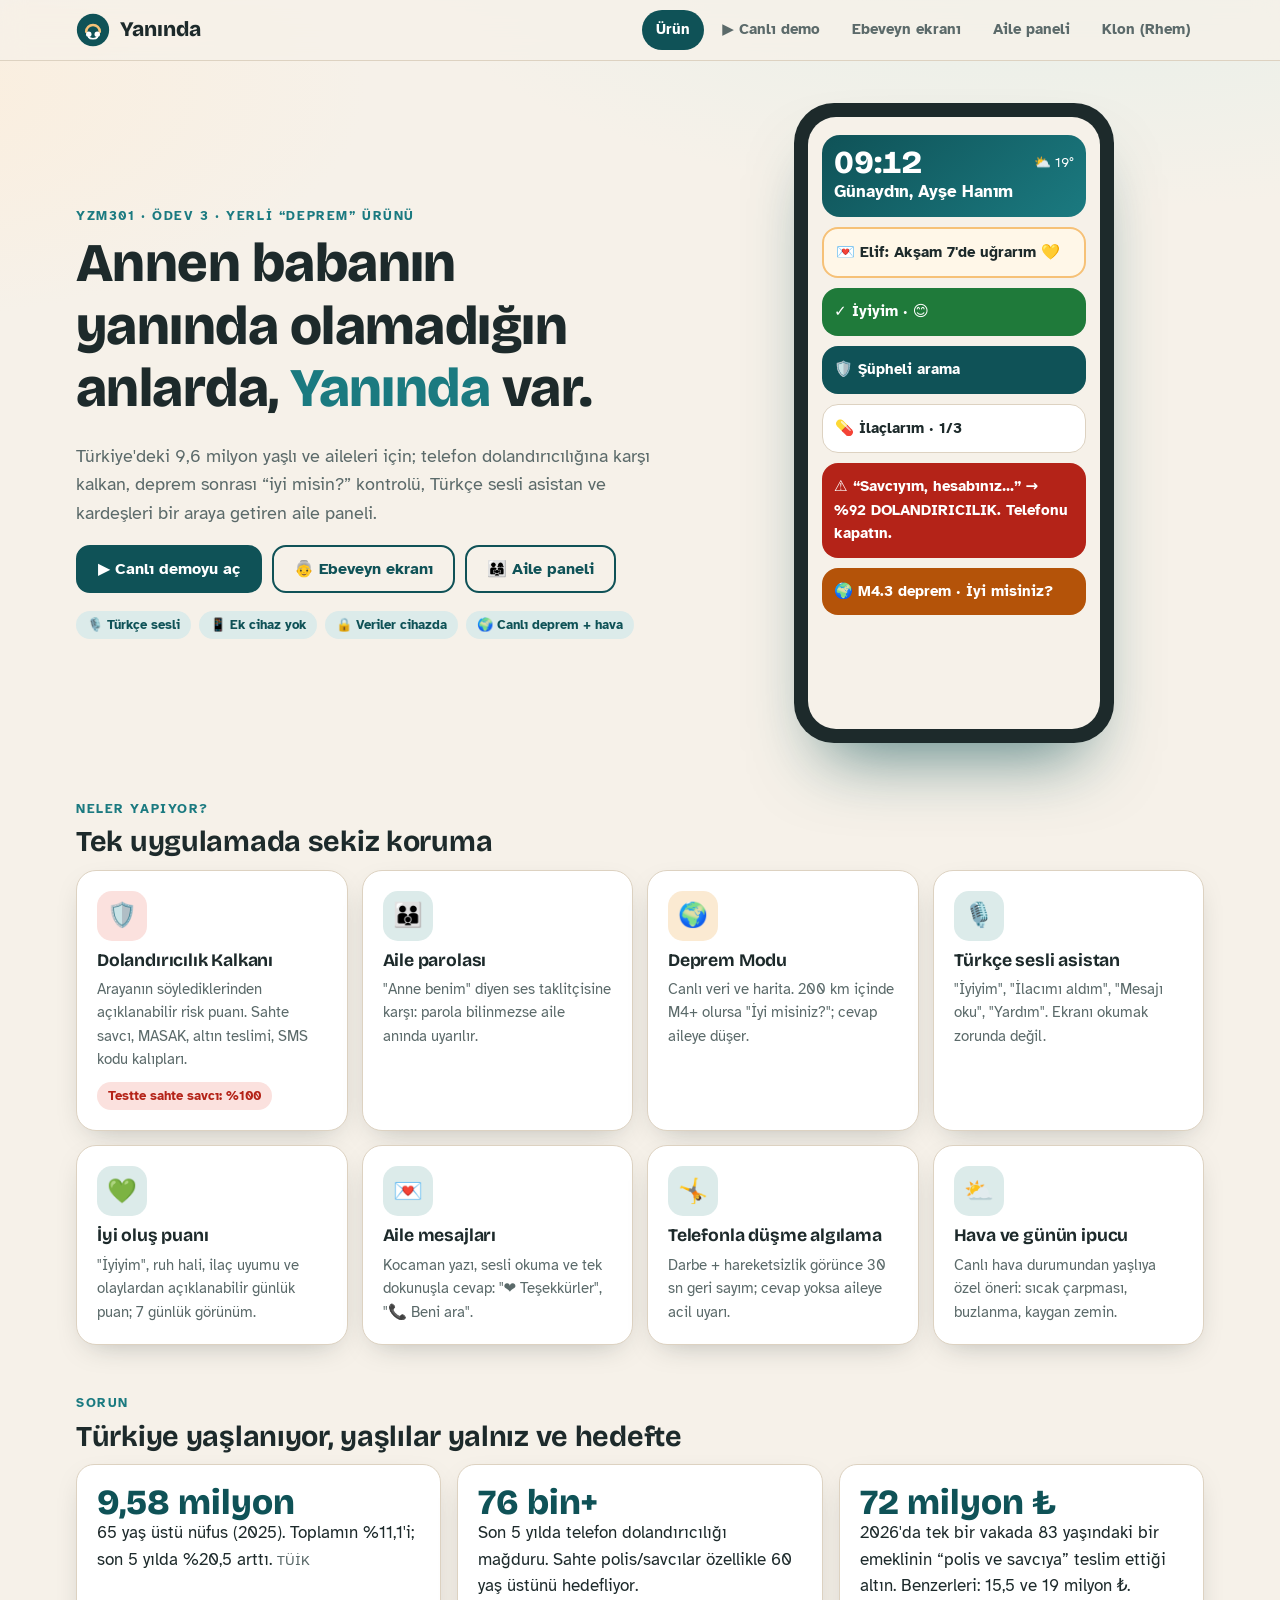
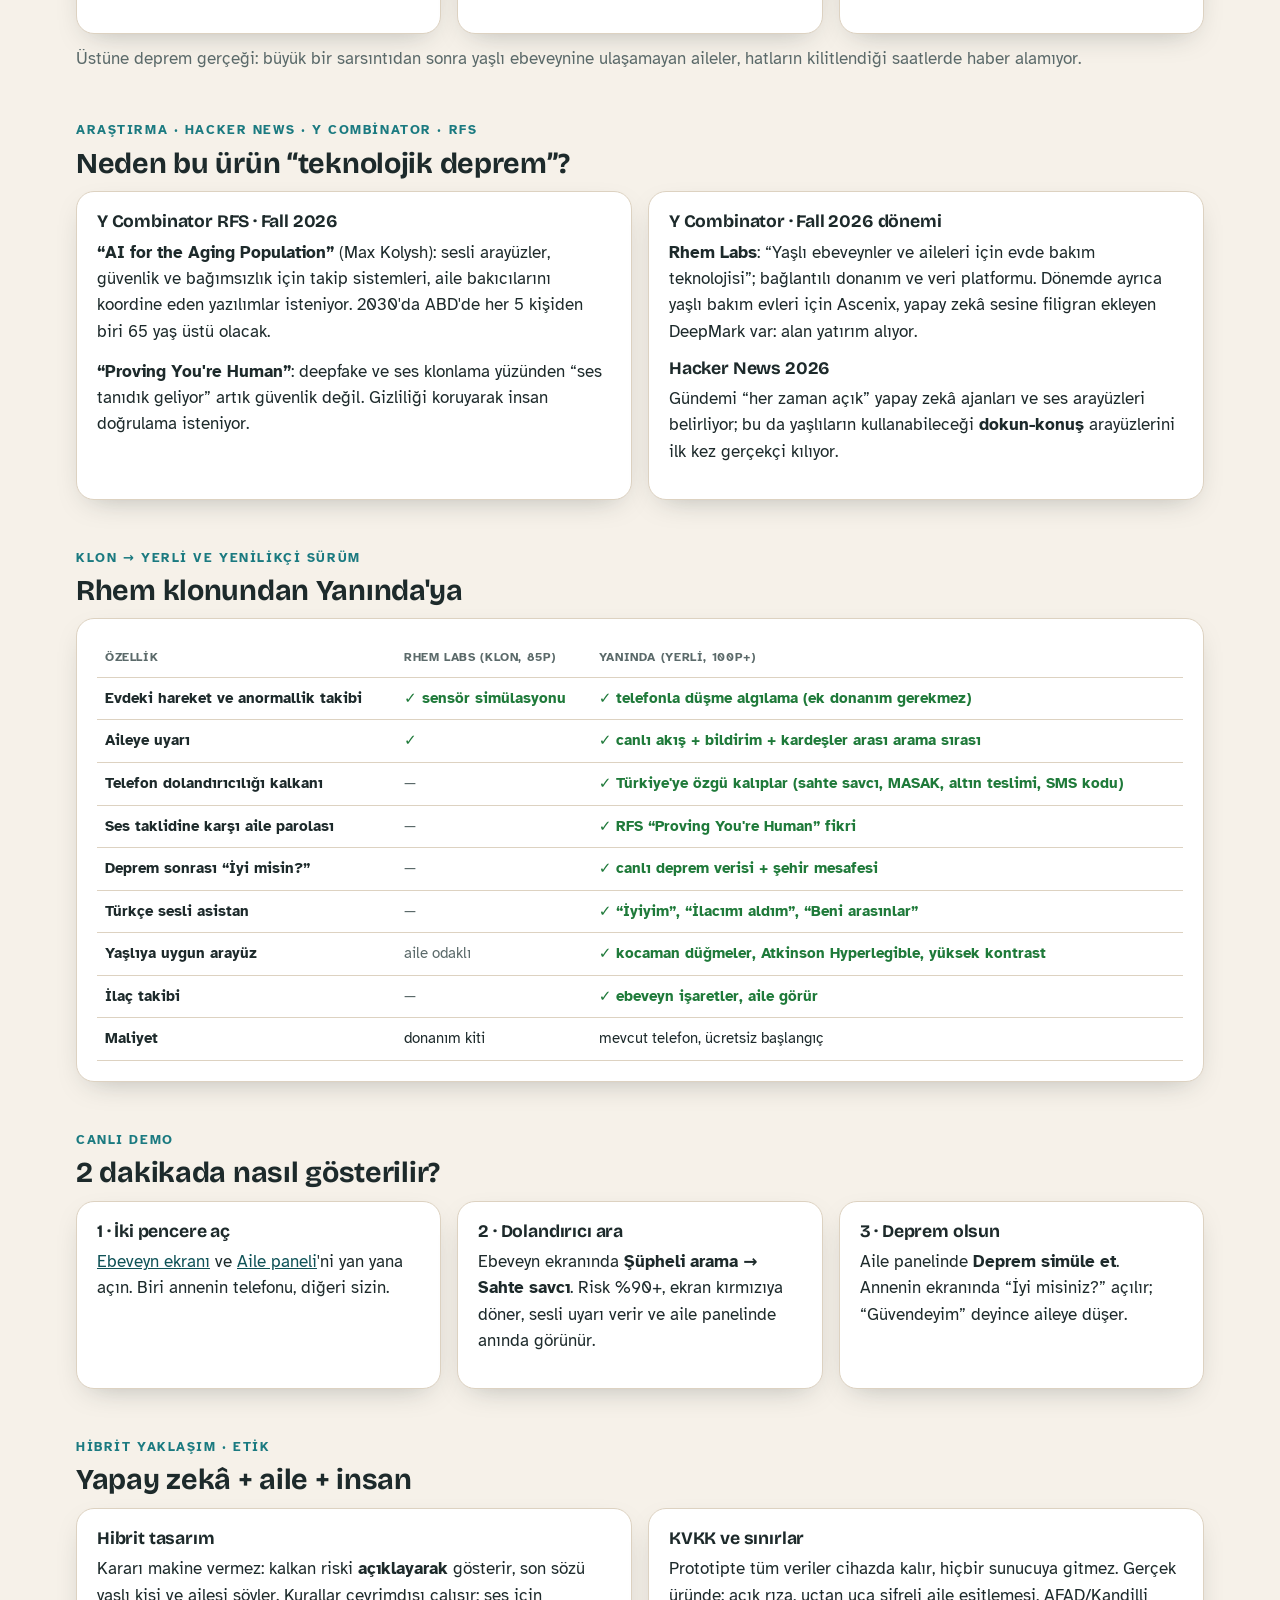
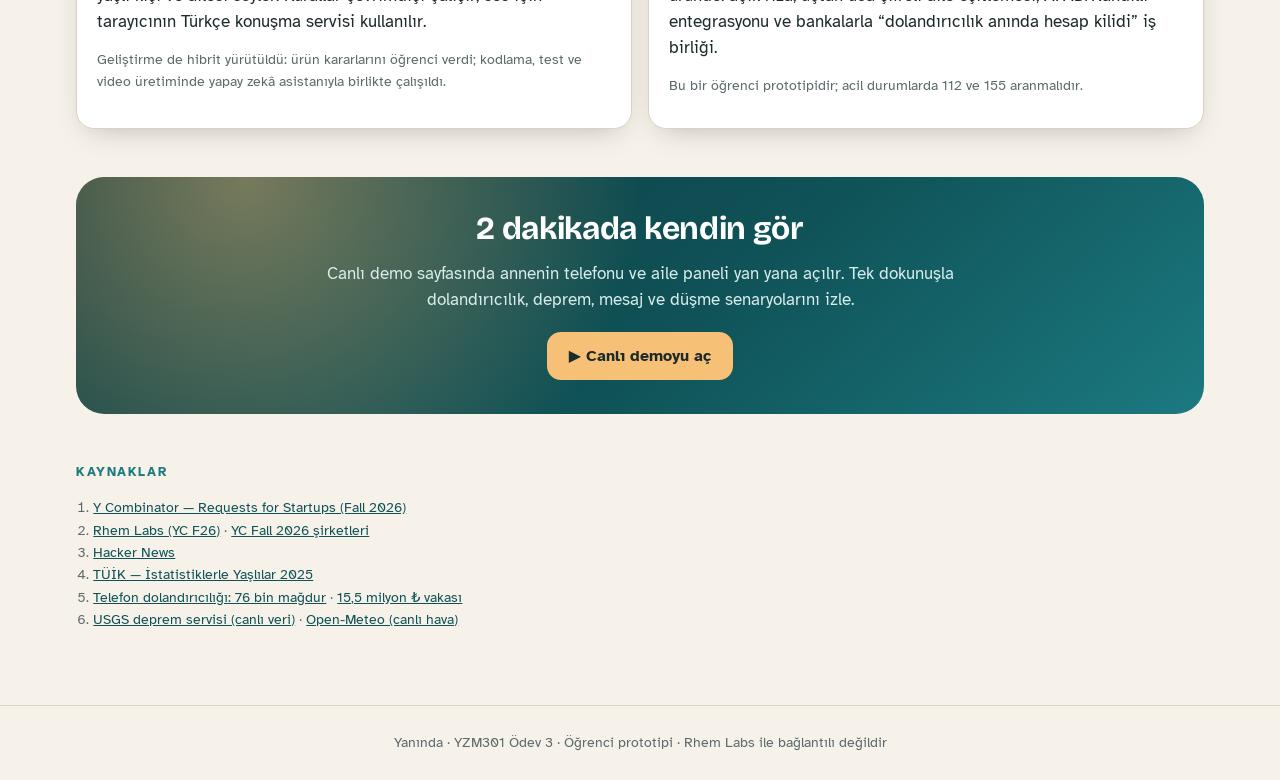
<file: index.html>
<!doctype html>
<html lang="tr">
<head>
  <meta charset="utf-8">
  <meta name="viewport" content="width=device-width, initial-scale=1">
  <title>Yanında — Yaşlı ebeveynler için yapay zekâ destekli bakım ve güvenlik</title>
  <meta name="description" content="Yanında: Türkiye'deki yaşlı ebeveynler ve aileleri için dolandırıcılık kalkanı, deprem kontrolü, Türkçe sesli asistan ve aile paneli. YC Fall 2026 RFS 'AI for the Aging Population' ilhamlı yerli ürün.">
  <meta name="theme-color" content="#0f5257">
  <link rel="icon" href="data:image/svg+xml,%3Csvg xmlns='http://www.w3.org/2000/svg' viewBox='0 0 40 40'%3E%3Ccircle cx='20' cy='20' r='19' fill='%230f5257'/%3E%3Cpath d='M12 22c0-4.5 3.6-8 8-8s8 3.5 8 8' fill='none' stroke='%23f6c177' stroke-width='3' stroke-linecap='round'/%3E%3C/svg%3E">
  <link rel="preconnect" href="https://fonts.googleapis.com">
  <link rel="preconnect" href="https://fonts.gstatic.com" crossorigin>
  <link href="https://fonts.googleapis.com/css2?family=Atkinson+Hyperlegible:wght@400;700&family=Bricolage+Grotesque:opsz,wght@12..96,700;12..96,800&display=swap" rel="stylesheet">
  <link rel="stylesheet" href="css/style.css">
</head>
<body>
  <div id="top"></div>
  <main class="wrap">
    <section class="hero">
      <div>
        <p class="eyebrow">YZM301 · Ödev 3 · Yerli “deprem” ürünü</p>
        <h1>Annen babanın yanında olamadığın anlarda, <span style="color:var(--brand-2)">Yanında</span> var.</h1>
        <p class="lead">Türkiye'deki 9,6 milyon yaşlı ve aileleri için; telefon dolandırıcılığına karşı kalkan, deprem sonrası “iyi misin?” kontrolü, Türkçe sesli asistan ve kardeşleri bir araya getiren aile paneli.</p>
        <div class="hero-actions">
          <a class="btn" href="demo.html">▶ Canlı demoyu aç</a>
          <a class="btn ghost" href="ebeveyn.html">👵 Ebeveyn ekranı</a>
          <a class="btn ghost" href="aile.html">👨‍👩‍👧 Aile paneli</a>
        </div>
        <div class="badges">
          <span class="pill brand">🎙️ Türkçe sesli</span><span class="pill brand">📱 Ek cihaz yok</span><span class="pill brand">🔒 Veriler cihazda</span><span class="pill brand">🌍 Canlı deprem + hava</span>
        </div>
      </div>
      <div class="phone" aria-hidden="true">
        <div class="phone-screen">
          <div style="border-radius:18px;padding:12px;color:#fff;background:linear-gradient(140deg,#0f5257,#1b7a80)"><div style="display:flex;justify-content:space-between;align-items:center"><span class="clock" style="font-size:2rem;color:#fff">09:12</span><span style="font-size:.85rem">⛅ 19°</span></div><b>Günaydın, Ayşe Hanım</b></div>
          <div class="mini" style="background:#fff7e8;color:var(--ink);border:2px solid #f6c177">💌 Elif: Akşam 7'de uğrarım 💛</div>
          <div class="mini" style="background:var(--ok)">✓ İyiyim · 😊</div>
          <div class="mini" style="background:var(--brand)">🛡️ Şüpheli arama</div>
          <div class="mini" style="background:#fff;color:var(--ink);border:1px solid var(--line)">💊 İlaçlarım · 1/3</div>
          <div class="mini" style="background:var(--danger)">⚠️ “Savcıyım, hesabınız…” → %92 DOLANDIRICILIK. Telefonu kapatın.</div>
          <div class="mini" style="background:var(--warn)">🌍 M4.3 deprem · İyi misiniz?</div>
        </div>
      </div>
    </section>

    <section class="section">
      <p class="eyebrow">Neler yapıyor?</p>
      <h2>Tek uygulamada sekiz koruma</h2>
      <div class="features">
        <div class="feature hot"><span class="f-ic">🛡️</span><h3>Dolandırıcılık Kalkanı</h3><p>Arayanın söylediklerinden açıklanabilir risk puanı. Sahte savcı, MASAK, altın teslimi, SMS kodu kalıpları.</p><span class="pill danger">Testte sahte savcı: %100</span></div>
        <div class="feature"><span class="f-ic">👪</span><h3>Aile parolası</h3><p>"Anne benim" diyen ses taklitçisine karşı: parola bilinmezse aile anında uyarılır.</p></div>
        <div class="feature quake"><span class="f-ic">🌍</span><h3>Deprem Modu</h3><p>Canlı veri ve harita. 200 km içinde M4+ olursa "İyi misiniz?"; cevap aileye düşer.</p></div>
        <div class="feature"><span class="f-ic">🎙️</span><h3>Türkçe sesli asistan</h3><p>"İyiyim", "İlacımı aldım", "Mesajı oku", "Yardım". Ekranı okumak zorunda değil.</p></div>
        <div class="feature"><span class="f-ic">💚</span><h3>İyi oluş puanı</h3><p>"İyiyim", ruh hali, ilaç uyumu ve olaylardan açıklanabilir günlük puan; 7 günlük görünüm.</p></div>
        <div class="feature"><span class="f-ic">💌</span><h3>Aile mesajları</h3><p>Kocaman yazı, sesli okuma ve tek dokunuşla cevap: "❤️ Teşekkürler", "📞 Beni ara".</p></div>
        <div class="feature"><span class="f-ic">🤸</span><h3>Telefonla düşme algılama</h3><p>Darbe + hareketsizlik görünce 30 sn geri sayım; cevap yoksa aileye acil uyarı.</p></div>
        <div class="feature"><span class="f-ic">⛅</span><h3>Hava ve günün ipucu</h3><p>Canlı hava durumundan yaşlıya özel öneri: sıcak çarpması, buzlanma, kaygan zemin.</p></div>
      </div>
    </section>

    <section class="section">
      <p class="eyebrow">Sorun</p>
      <h2>Türkiye yaşlanıyor, yaşlılar yalnız ve hedefte</h2>
      <div class="grid three">
        <div class="card"><div class="stat">9,58 milyon</div><p>65 yaş üstü nüfus (2025). Toplamın %11,1'i; son 5 yılda %20,5 arttı. <span class="muted small">TÜİK</span></p></div>
        <div class="card"><div class="stat">76 bin+</div><p>Son 5 yılda telefon dolandırıcılığı mağduru. Sahte polis/savcılar özellikle 60 yaş üstünü hedefliyor.</p></div>
        <div class="card"><div class="stat">72 milyon ₺</div><p>2026'da tek bir vakada 83 yaşındaki bir emeklinin “polis ve savcıya” teslim ettiği altın. Benzerleri: 15,5 ve 19 milyon ₺.</p></div>
      </div>
      <p class="muted" style="margin-top:12px">Üstüne deprem gerçeği: büyük bir sarsıntıdan sonra yaşlı ebeveynine ulaşamayan aileler, hatların kilitlendiği saatlerde haber alamıyor.</p>
    </section>

    <section class="section">
      <p class="eyebrow">Araştırma · Hacker News · Y Combinator · RFS</p>
      <h2>Neden bu ürün “teknolojik deprem”?</h2>
      <div class="grid two">
        <div class="card">
          <h3>Y Combinator RFS · Fall 2026</h3>
          <p><b>“AI for the Aging Population”</b> (Max Kolysh): sesli arayüzler, güvenlik ve bağımsızlık için takip sistemleri, aile bakıcılarını koordine eden yazılımlar isteniyor. 2030'da ABD'de her 5 kişiden biri 65 yaş üstü olacak.</p>
          <p><b>“Proving You're Human”</b>: deepfake ve ses klonlama yüzünden “ses tanıdık geliyor” artık güvenlik değil. Gizliliği koruyarak insan doğrulama isteniyor.</p>
        </div>
        <div class="card">
          <h3>Y Combinator · Fall 2026 dönemi</h3>
          <p><b>Rhem Labs</b>: “Yaşlı ebeveynler ve aileleri için evde bakım teknolojisi”; bağlantılı donanım ve veri platformu. Dönemde ayrıca yaşlı bakım evleri için Ascenix, yapay zekâ sesine filigran ekleyen DeepMark var: alan yatırım alıyor.</p>
          <h3 style="margin-top:12px">Hacker News 2026</h3>
          <p>Gündemi “her zaman açık” yapay zekâ ajanları ve ses arayüzleri belirliyor; bu da yaşlıların kullanabileceği <b>dokun-konuş</b> arayüzlerini ilk kez gerçekçi kılıyor.</p>
        </div>
      </div>
    </section>

    <section class="section">
      <p class="eyebrow">Klon → Yerli ve yenilikçi sürüm</p>
      <h2>Rhem klonundan Yanında'ya</h2>
      <div class="card tablewrap">
        <table class="compare">
          <tr><th>Özellik</th><th>Rhem Labs (klon, 85p)</th><th>Yanında (yerli, 100p+)</th></tr>
          <tr><td>Evdeki hareket ve anormallik takibi</td><td class="yes">✓ sensör simülasyonu</td><td class="yes">✓ telefonla düşme algılama (ek donanım gerekmez)</td></tr>
          <tr><td>Aileye uyarı</td><td class="yes">✓</td><td class="yes">✓ canlı akış + bildirim + kardeşler arası arama sırası</td></tr>
          <tr><td>Telefon dolandırıcılığı kalkanı</td><td class="no">—</td><td class="yes">✓ Türkiye'ye özgü kalıplar (sahte savcı, MASAK, altın teslimi, SMS kodu)</td></tr>
          <tr><td>Ses taklidine karşı aile parolası</td><td class="no">—</td><td class="yes">✓ RFS “Proving You're Human” fikri</td></tr>
          <tr><td>Deprem sonrası “İyi misin?”</td><td class="no">—</td><td class="yes">✓ canlı deprem verisi + şehir mesafesi</td></tr>
          <tr><td>Türkçe sesli asistan</td><td class="no">—</td><td class="yes">✓ “İyiyim”, “İlacımı aldım”, “Beni arasınlar”</td></tr>
          <tr><td>Yaşlıya uygun arayüz</td><td class="no">aile odaklı</td><td class="yes">✓ kocaman düğmeler, Atkinson Hyperlegible, yüksek kontrast</td></tr>
          <tr><td>İlaç takibi</td><td class="no">—</td><td class="yes">✓ ebeveyn işaretler, aile görür</td></tr>
          <tr><td>Maliyet</td><td>donanım kiti</td><td>mevcut telefon, ücretsiz başlangıç</td></tr>
        </table>
      </div>
    </section>

    <section class="section">
      <p class="eyebrow">Canlı demo</p>
      <h2>2 dakikada nasıl gösterilir?</h2>
      <div class="grid three">
        <div class="card"><h3>1 · İki pencere aç</h3><p><a href="ebeveyn.html" target="_blank">Ebeveyn ekranı</a> ve <a href="aile.html" target="_blank">Aile paneli</a>'ni yan yana açın. Biri annenin telefonu, diğeri sizin.</p></div>
        <div class="card"><h3>2 · Dolandırıcı ara</h3><p>Ebeveyn ekranında <b>Şüpheli arama → Sahte savcı</b>. Risk %90+, ekran kırmızıya döner, sesli uyarı verir ve aile panelinde anında görünür.</p></div>
        <div class="card"><h3>3 · Deprem olsun</h3><p>Aile panelinde <b>Deprem simüle et</b>. Annenin ekranında “İyi misiniz?” açılır; “Güvendeyim” deyince aileye düşer.</p></div>
      </div>
    </section>

    <section class="section">
      <p class="eyebrow">Hibrit yaklaşım · Etik</p>
      <h2>Yapay zekâ + aile + insan</h2>
      <div class="grid two">
        <div class="card">
          <h3>Hibrit tasarım</h3>
          <p>Kararı makine vermez: kalkan riski <b>açıklayarak</b> gösterir, son sözü yaşlı kişi ve ailesi söyler. Kurallar çevrimdışı çalışır; ses için tarayıcının Türkçe konuşma servisi kullanılır.</p>
          <p class="muted small">Geliştirme de hibrit yürütüldü: ürün kararlarını öğrenci verdi; kodlama, test ve video üretiminde yapay zekâ asistanıyla birlikte çalışıldı.</p>
        </div>
        <div class="card">
          <h3>KVKK ve sınırlar</h3>
          <p>Prototipte tüm veriler cihazda kalır, hiçbir sunucuya gitmez. Gerçek üründe: açık rıza, uçtan uca şifreli aile eşitlemesi, AFAD/Kandilli entegrasyonu ve bankalarla “dolandırıcılık anında hesap kilidi” iş birliği.</p>
          <p class="muted small">Bu bir öğrenci prototipidir; acil durumlarda 112 ve 155 aranmalıdır.</p>
        </div>
      </div>
    </section>

    <section class="cta">
      <h2>2 dakikada kendin gör</h2>
      <p>Canlı demo sayfasında annenin telefonu ve aile paneli yan yana açılır. Tek dokunuşla dolandırıcılık, deprem, mesaj ve düşme senaryolarını izle.</p>
      <a class="btn" href="demo.html">▶ Canlı demoyu aç</a>
    </section>

    <section class="section">
      <p class="eyebrow">Kaynaklar</p>
      <ol class="source-list">
        <li><a href="https://www.ycombinator.com/rfs" target="_blank" rel="noopener">Y Combinator — Requests for Startups (Fall 2026)</a></li>
        <li><a href="https://www.ycombinator.com/companies/rhem-labs" target="_blank" rel="noopener">Rhem Labs (YC F26)</a> · <a href="https://www.ycombinator.com/companies?batch=Fall%202026" target="_blank" rel="noopener">YC Fall 2026 şirketleri</a></li>
        <li><a href="https://news.ycombinator.com/" target="_blank" rel="noopener">Hacker News</a></li>
        <li><a href="https://yaslihaklaridernegi.org/tr/kirkambar/arastirma-rapor-ve-makaleler/tuik-istatistiklerle-yaslilar-2025/" target="_blank" rel="noopener">TÜİK — İstatistiklerle Yaşlılar 2025</a></li>
        <li><a href="https://www.son.tv/telefon-dolandiriciliginda-tehlikeli-tablo-76-bin-kisi-magdur-19-bini-kadin/" target="_blank" rel="noopener">Telefon dolandırıcılığı: 76 bin mağdur</a> · <a href="https://turkiyegazetesi.com.tr/gundem/79-yasindaki-emekliyi-polisiz-diyerek-155-milyon-tl-dolandirdilar-4-kisi-tutuklandi-1820312" target="_blank" rel="noopener">15,5 milyon ₺ vakası</a></li>
        <li><a href="https://earthquake.usgs.gov/fdsnws/event/1/" target="_blank" rel="noopener">USGS deprem servisi (canlı veri)</a> · <a href="https://open-meteo.com/" target="_blank" rel="noopener">Open-Meteo (canlı hava)</a></li>
      </ol>
    </section>
  </main>
  <footer class="footer">Yanında · YZM301 Ödev 3 · Öğrenci prototipi · Rhem Labs ile bağlantılı değildir</footer>
  <script src="js/store.js"></script>
  <script>document.getElementById('top').innerHTML = topbar('index.html');</script>
</body>
</html>
</file>
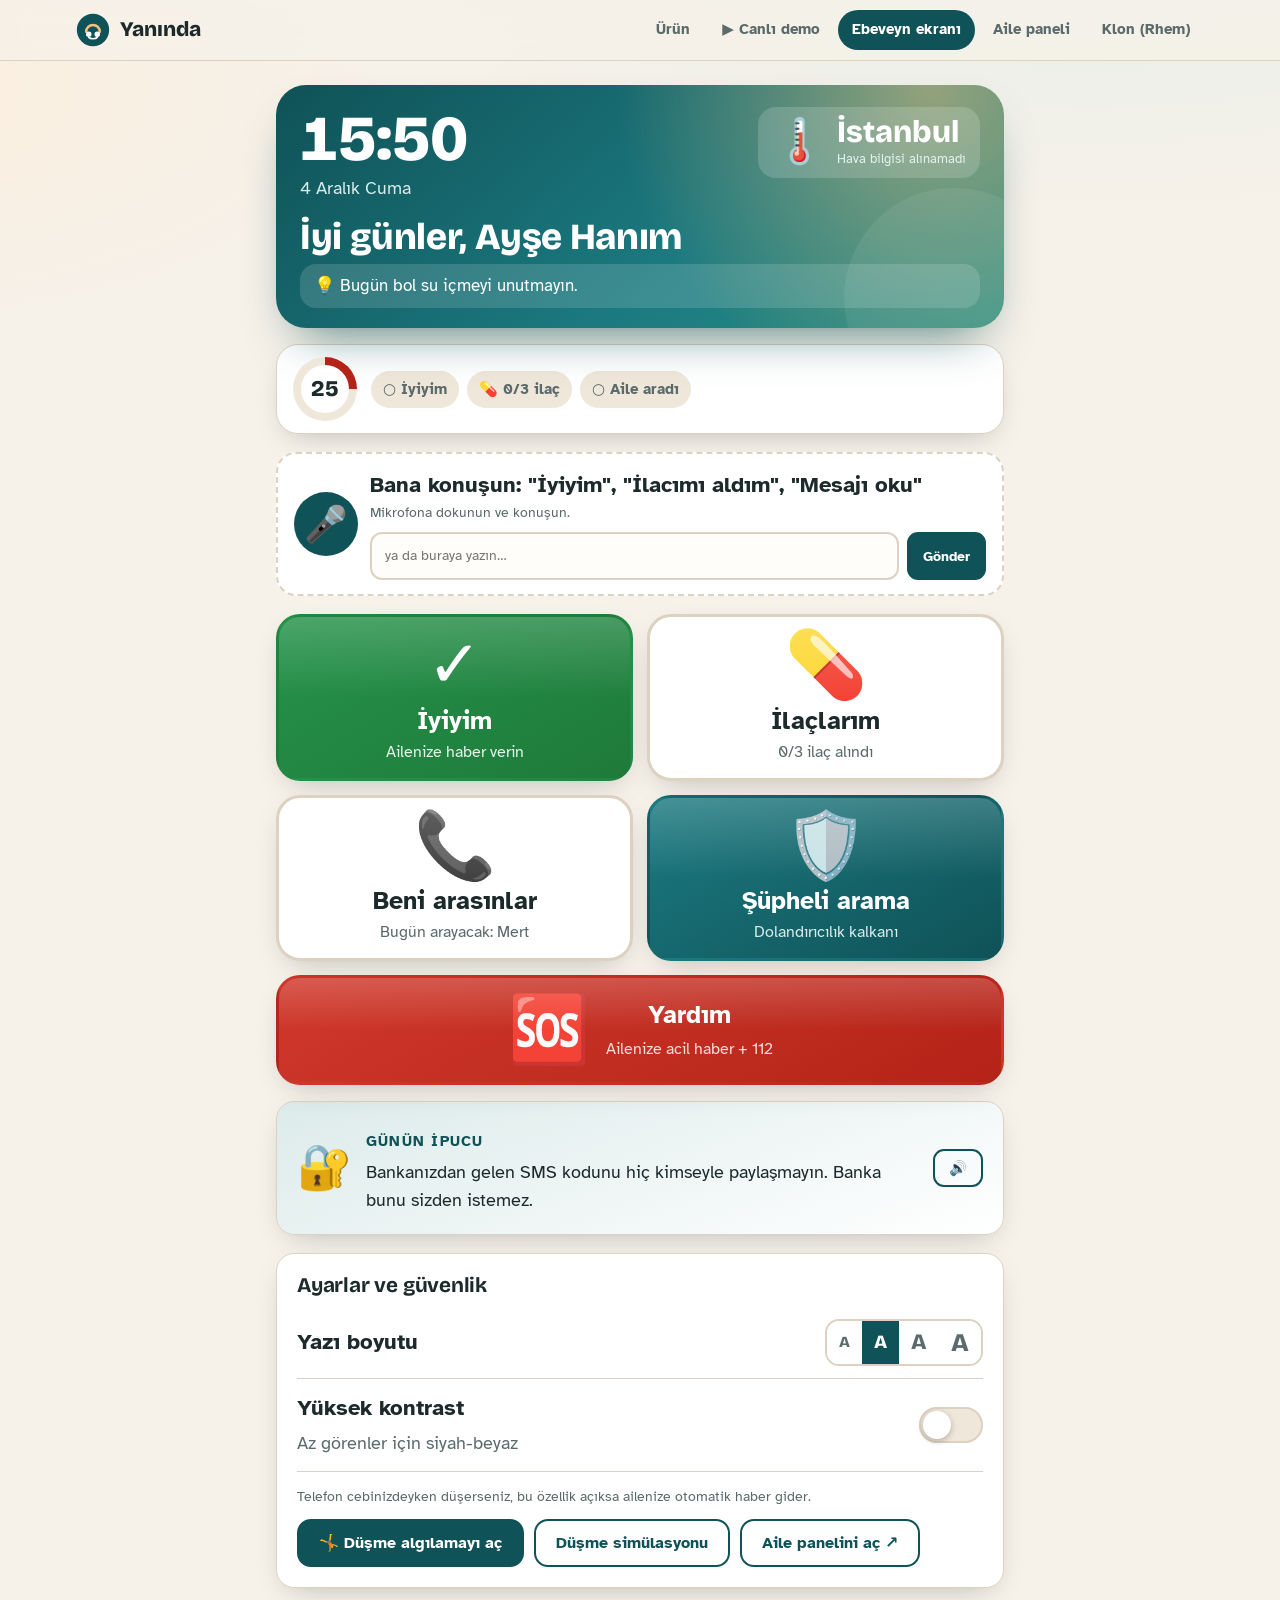
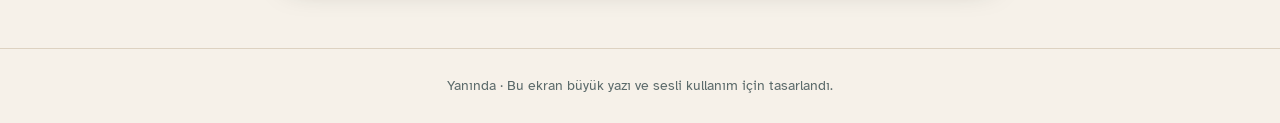
<file: ebeveyn.html>
<!doctype html>
<html lang="tr">
<head>
  <meta charset="utf-8">
  <meta name="viewport" content="width=device-width, initial-scale=1">
  <title>Yanında — Ebeveyn ekranı</title>
  <meta name="theme-color" content="#0f5257">
  <link rel="icon" href="data:image/svg+xml,%3Csvg xmlns='http://www.w3.org/2000/svg' viewBox='0 0 40 40'%3E%3Ccircle cx='20' cy='20' r='19' fill='%230f5257'/%3E%3Cpath d='M12 22c0-4.5 3.6-8 8-8s8 3.5 8 8' fill='none' stroke='%23f6c177' stroke-width='3' stroke-linecap='round'/%3E%3C/svg%3E">
  <link rel="preconnect" href="https://fonts.googleapis.com">
  <link rel="preconnect" href="https://fonts.gstatic.com" crossorigin>
  <link href="https://fonts.googleapis.com/css2?family=Atkinson+Hyperlegible:wght@400;700&family=Bricolage+Grotesque:opsz,wght@12..96,700;12..96,800&display=swap" rel="stylesheet">
  <link rel="stylesheet" href="css/style.css">
</head>
<body class="senior">
  <div id="top"></div>
  <main class="wrap">
    <section class="sky" id="sky">
      <div class="sky-top">
        <div><div class="clock" id="clock">--:--</div><p class="sky-date" id="date"></p></div>
        <div class="weather" id="weather" aria-live="polite"><span class="w-em">⏳</span><span><b>--°</b><small>Hava yükleniyor</small></span></div>
      </div>
      <h1 id="greet">Günaydın</h1>
      <p class="sky-tip" id="weather-tip">Bugün için önerim birazdan burada.</p>
    </section>

    <section class="today" id="today" aria-label="Bugünün durumu"></section>

    <section id="msg-box" aria-live="polite"></section>

    <div class="voice-bar">
      <button class="mic" id="mic" aria-label="Sesli konuş">🎤</button>
      <div style="flex:1;min-width:0">
        <b id="voice-hint">Bana konuşun: "İyiyim", "İlacımı aldım", "Mesajı oku"</b>
        <div class="muted small" id="voice-text">Mikrofona dokunun ve konuşun.</div>
        <form id="type-form" class="small" style="display:flex;gap:8px;margin-top:8px">
          <input id="type-input" placeholder="ya da buraya yazın…" aria-label="Komut yazın" autocomplete="off">
          <button class="btn sm">Gönder</button>
        </form>
      </div>
    </div>

    <section class="tiles" aria-label="Ana işlemler">
      <button class="tile ok" data-act="checkin"><span class="em">✓</span>İyiyim<small id="checkin-sub">Ailenize haber verin</small></button>
      <button class="tile" data-act="meds"><span class="em">💊</span>İlaçlarım<small id="med-sub">Bugünkü ilaçlar</small></button>
      <button class="tile" data-act="callreq"><span class="em">📞</span>Beni arasınlar<small id="call-sub">Bugün arayacak: —</small></button>
      <button class="tile shield" data-act="shield"><span class="em">🛡️</span>Şüpheli arama<small>Dolandırıcılık kalkanı</small></button>
      <button class="tile sos" data-act="help"><span class="em">🆘</span><span>Yardım<br><small>Ailenize acil haber + 112</small></span></button>
    </section>

    <section class="card tip-card" id="tip"></section>

    <section class="card" style="margin-top:18px">
      <h2>Ayarlar ve güvenlik</h2>
      <div class="set-row">
        <span><b>Yazı boyutu</b></span>
        <div class="seg" role="group" aria-label="Yazı boyutu">
          <button data-scale="0.9" aria-label="Küçük yazı">A</button><button data-scale="1" aria-label="Normal yazı">A</button><button data-scale="1.15" aria-label="Büyük yazı">A</button><button data-scale="1.3" aria-label="En büyük yazı">A</button>
        </div>
      </div>
      <div class="set-row">
        <span><b>Yüksek kontrast</b><br><small class="muted">Az görenler için siyah-beyaz</small></span>
        <button class="switch" id="hc" role="switch" aria-checked="false" aria-label="Yüksek kontrast"><i></i></button>
      </div>
      <p class="muted small" style="margin-top:14px">Telefon cebinizdeyken düşerseniz, bu özellik açıksa ailenize otomatik haber gider.</p>
      <div style="display:flex;gap:10px;flex-wrap:wrap">
        <button class="btn" id="fall-btn">🤸 Düşme algılamayı aç</button>
        <button class="btn ghost" id="fall-sim">Düşme simülasyonu</button>
        <a class="btn ghost" href="aile.html" target="_blank" rel="noopener">Aile panelini aç ↗</a>
      </div>
    </section>
  </main>
  <footer class="footer">Yanında · Bu ekran büyük yazı ve sesli kullanım için tasarlandı.</footer>

  <script src="js/store.js"></script>
  <script src="js/kalkan.js"></script>
  <script src="js/deprem.js"></script>
  <script src="js/ses.js"></script>
  <script src="js/hava.js"></script>
  <script src="js/ebeveyn.js"></script>
</body>
</html>
</file>
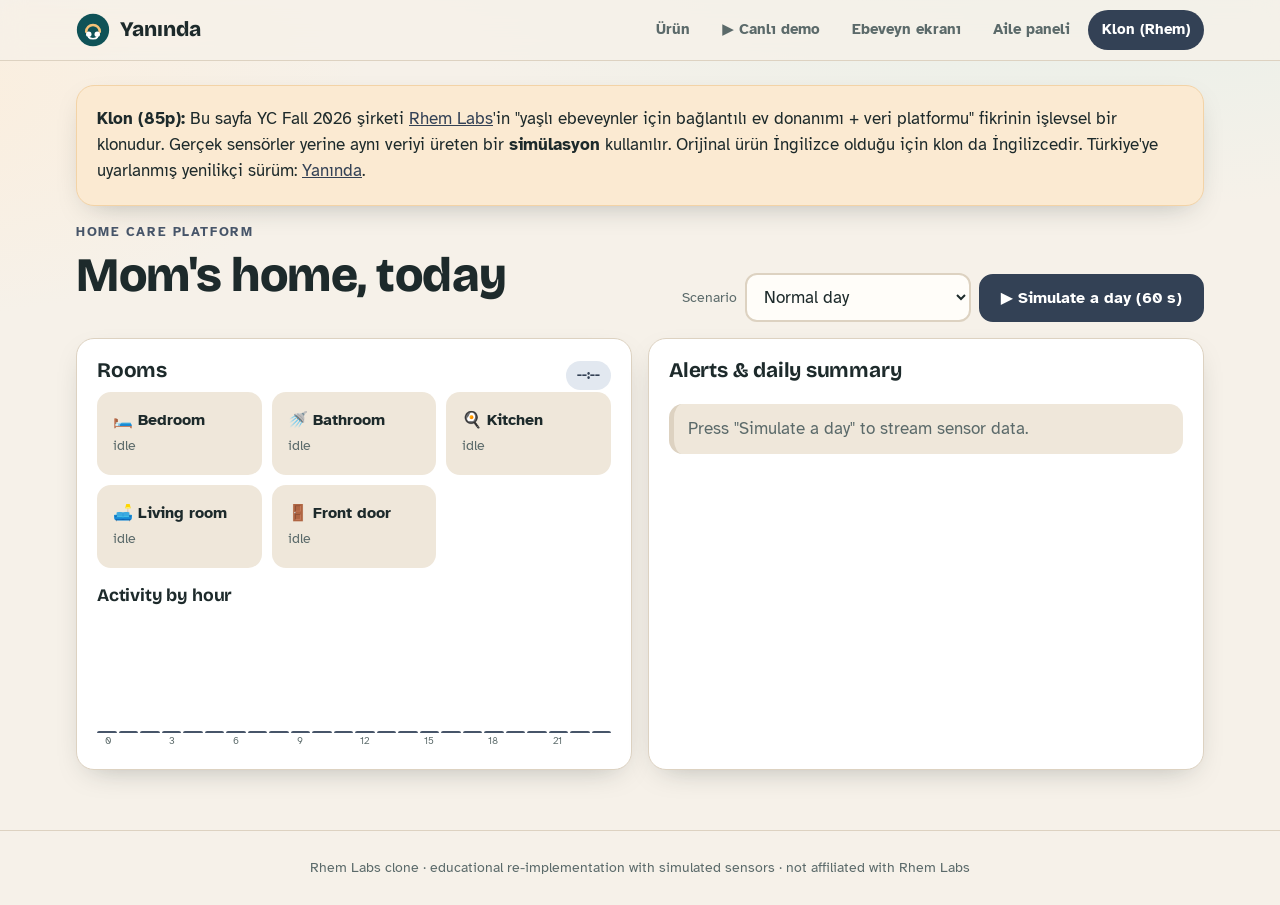
<file: klon.html>
<!doctype html>
<html lang="en">
<head>
  <meta charset="utf-8">
  <meta name="viewport" content="width=device-width, initial-scale=1">
  <title>Rhem Clone — Home Care Dashboard</title>
  <link rel="icon" href="data:image/svg+xml,%3Csvg xmlns='http://www.w3.org/2000/svg' viewBox='0 0 40 40'%3E%3Crect width='40' height='40' rx='10' fill='%23334155'/%3E%3Cpath d='M10 22 20 12l10 10v8H10z' fill='%23fff'/%3E%3C/svg%3E">
  <link rel="preconnect" href="https://fonts.googleapis.com">
  <link rel="preconnect" href="https://fonts.gstatic.com" crossorigin>
  <link href="https://fonts.googleapis.com/css2?family=Atkinson+Hyperlegible:wght@400;700&family=Bricolage+Grotesque:opsz,wght@12..96,700;12..96,800&display=swap" rel="stylesheet">
  <link rel="stylesheet" href="css/style.css">
</head>
<body class="clone">
  <div id="top"></div>
  <main class="wrap">
    <div class="card" style="background:var(--warn-soft);border-color:#f3d3a6;margin-bottom:16px">
      <b>Klon (85p):</b> Bu sayfa YC Fall 2026 şirketi <a href="https://www.ycombinator.com/companies/rhem-labs" target="_blank" rel="noopener">Rhem Labs</a>'in
      "yaşlı ebeveynler için bağlantılı ev donanımı + veri platformu" fikrinin işlevsel bir klonudur. Gerçek sensörler yerine aynı veriyi üreten bir
      <b>simülasyon</b> kullanılır. Orijinal ürün İngilizce olduğu için klon da İngilizcedir. Türkiye'ye uyarlanmış yenilikçi sürüm: <a href="index.html">Yanında</a>.
    </div>

    <div style="display:flex;align-items:flex-end;justify-content:space-between;gap:12px;flex-wrap:wrap;margin-bottom:16px">
      <div><p class="eyebrow">Home care platform</p><h1>Mom's home, today</h1></div>
      <div style="display:flex;gap:8px;flex-wrap:wrap;align-items:center">
        <label class="small muted" for="scenario">Scenario</label>
        <select id="scenario" style="width:auto">
          <option value="normal">Normal day</option>
          <option value="nobreakfast">Missed breakfast</option>
          <option value="fall">Possible fall (bathroom)</option>
          <option value="wander">Night wandering</option>
        </select>
        <button class="btn" id="play">▶ Simulate a day (60 s)</button>
      </div>
    </div>

    <div class="grid two">
      <section class="card">
        <div style="display:flex;justify-content:space-between;align-items:center"><h2>Rooms</h2><span class="pill brand" id="clock">--:--</span></div>
        <div class="rooms" id="rooms"></div>
        <h3 style="margin-top:18px">Activity by hour</h3>
        <div class="timeline" id="timeline"></div>
        <div class="hours" id="hours"></div>
      </section>
      <section class="card">
        <h2>Alerts & daily summary</h2>
        <div id="summary" class="kv" style="margin-bottom:12px"></div>
        <ul class="feed" id="alerts"><li class="empty">Press "Simulate a day" to stream sensor data.</li></ul>
      </section>
    </div>
  </main>
  <footer class="footer">Rhem Labs clone · educational re-implementation with simulated sensors · not affiliated with Rhem Labs</footer>
  <script src="js/store.js"></script>
  <script src="js/klon.js"></script>
</body>
</html>
</file>
<file: css/style.css>
/* =========================================================
   Yanında — tasarım sistemi
   Hedef kitle: yaşlı ebeveynler ve aileleri. Bu yüzden büyük
   yazı, yüksek kontrast, geniş dokunma alanları ve az görenler
   için tasarlanmış Atkinson Hyperlegible yazı tipi.
   ========================================================= */
:root {
  --bg: #f6f1e9;          /* sıcak kâğıt */
  --surface: #ffffff;
  --surface-2: #efe7da;
  --ink: #1d2a2b;         /* neredeyse siyah, petrol tonlu */
  --muted: #5b6a6a;
  --line: #ddd2c1;
  --brand: #0f5257;       /* derin petrol yeşili: güven */
  --brand-2: #1b7a80;
  --brand-soft: #dcebea;
  --ok: #1f7a3a;
  --ok-soft: #dff0e3;
  --warn: #b45309;
  --warn-soft: #fbead2;
  --danger: #b42318;
  --danger-soft: #fbe1de;
  --radius: 18px;
  --shadow: 0 10px 30px -14px rgba(29, 42, 43, .35);
  --display: 'Bricolage Grotesque', 'Atkinson Hyperlegible', system-ui, sans-serif;
  --body: 'Atkinson Hyperlegible', 'Segoe UI', system-ui, sans-serif;
}
* { box-sizing: border-box; }
[hidden] { display: none !important; }
html { -webkit-text-size-adjust: 100%; }
body { margin: 0; background: radial-gradient(1200px 500px at 85% -10%, #e4efe9 0%, transparent 60%), radial-gradient(900px 420px at -10% 10%, #fbeedd 0%, transparent 55%), var(--bg); background-attachment: fixed; color: var(--ink); font: 17px/1.55 var(--body); }
a { color: var(--brand); }
h1, h2, h3 { font-family: var(--display); line-height: 1.15; margin: 0 0 .4em; letter-spacing: -.01em; text-wrap: balance; }
h1 { font-size: clamp(1.9rem, 4.6vw, 3rem); font-weight: 800; }
h2 { font-size: 1.45rem; font-weight: 700; }
h3 { font-size: 1.1rem; font-weight: 700; }
p { margin: 0 0 .8em; }
.muted { color: var(--muted); }
.small { font-size: .88rem; }
:focus-visible { outline: 3px solid var(--brand-2); outline-offset: 2px; }

/* ---------- Üst çubuk ---------- */
.topbar { position: sticky; top: 0; z-index: 20; background: rgba(246, 241, 233, .82); backdrop-filter: saturate(1.4) blur(12px); -webkit-backdrop-filter: saturate(1.4) blur(12px); border-bottom: 1px solid var(--line); }
.topbar-in { max-width: 1160px; margin: 0 auto; padding: 10px 16px; display: flex; align-items: center; gap: 14px; flex-wrap: wrap; }
.logo { display: flex; align-items: center; gap: 10px; font: 800 1.3rem var(--display); color: var(--ink); text-decoration: none; }
.logo svg { width: 34px; height: 34px; }
.nav { display: flex; gap: 4px; margin-left: auto; flex-wrap: wrap; }
.nav a { padding: 8px 14px; border-radius: 999px; text-decoration: none; color: var(--muted); font-weight: 700; font-size: .95rem; }
.nav a:hover { color: var(--ink); background: var(--surface-2); }
.nav a.active { background: var(--brand); color: #fff; }
.wrap { max-width: 1160px; margin: 0 auto; padding: 24px 16px 60px; }

/* ---------- Düğmeler ---------- */
.btn {
  display: inline-flex; align-items: center; justify-content: center; gap: .5em; padding: 12px 20px; border-radius: 14px;
  border: 2px solid var(--brand); background: var(--brand); color: #fff; font: 700 1rem var(--body); cursor: pointer; text-decoration: none;
  transition: transform .12s, background .2s; touch-action: manipulation;
}
.btn:hover { background: var(--brand-2); border-color: var(--brand-2); }
.btn:active { transform: scale(.97); }
.btn.ghost { background: transparent; color: var(--brand); }
.btn.ghost:hover { background: var(--brand-soft); }
.btn.danger { background: var(--danger); border-color: var(--danger); }
.btn.ok { background: var(--ok); border-color: var(--ok); }
.btn.sm { padding: 8px 14px; font-size: .9rem; border-radius: 11px; }
.btn:disabled { opacity: .5; cursor: not-allowed; }

/* ---------- Kartlar ---------- */
.card { background: var(--surface); border: 1px solid var(--line); border-radius: var(--radius); padding: 20px; box-shadow: var(--shadow); }
.card h2 { font-size: 1.3rem; }
.grid { display: grid; gap: 16px; }
.grid.two { grid-template-columns: repeat(auto-fit, minmax(320px, 1fr)); }
.grid.three { grid-template-columns: repeat(auto-fit, minmax(260px, 1fr)); }
.pill { display: inline-flex; align-items: center; gap: 6px; padding: 4px 11px; border-radius: 999px; font-size: .82rem; font-weight: 700; background: var(--surface-2); color: var(--muted); }
.pill.ok { background: var(--ok-soft); color: var(--ok); }
.pill.warn { background: var(--warn-soft); color: var(--warn); }
.pill.danger { background: var(--danger-soft); color: var(--danger); }
.pill.brand { background: var(--brand-soft); color: var(--brand); }
.field { display: grid; gap: 6px; margin-bottom: 12px; }
.field label { font-weight: 700; font-size: .92rem; }
input, select, textarea {
  font: inherit; padding: 11px 13px; border-radius: 12px; border: 2px solid var(--line); background: #fffdf9; color: var(--ink); width: 100%;
}
input:focus, select:focus, textarea:focus { outline: none; border-color: var(--brand-2); }
textarea { resize: vertical; min-height: 110px; }

/* ---------- Olay akışı ---------- */
.feed { list-style: none; margin: 0; padding: 0; display: grid; gap: 8px; max-height: 520px; overflow-y: auto; }
.feed li { display: grid; grid-template-columns: auto 1fr auto; gap: 12px; align-items: start; padding: 12px 14px; border-radius: 14px; background: var(--surface-2); border-left: 5px solid var(--line); }
.feed li.ok { border-left-color: var(--ok); }
.feed li.warn { border-left-color: var(--warn); background: var(--warn-soft); }
.feed li.danger { border-left-color: var(--danger); background: var(--danger-soft); }
.feed .ic { font-size: 1.3rem; line-height: 1.3; }
.feed time { font-size: .8rem; color: var(--muted); white-space: nowrap; font-variant-numeric: tabular-nums; }
.feed b { display: block; }
.empty { color: var(--muted); padding: 18px; text-align: center; }

/* ---------- Bildirim balonu ---------- */
#toast { position: fixed; left: 50%; bottom: 24px; transform: translateX(-50%); z-index: 100; display: grid; gap: 8px; width: min(92vw, 440px); pointer-events: none; }
.toast { padding: 13px 16px; border-radius: 14px; background: var(--ink); color: #fff; font-weight: 700; box-shadow: var(--shadow); animation: up .3s ease; }
.toast.danger { background: var(--danger); }
.toast.ok { background: var(--ok); }
@keyframes up { from { opacity: 0; transform: translateY(10px); } }

/* ---------- Kipler (modal) ---------- */
.modal-bg { position: fixed; inset: 0; z-index: 90; background: rgba(20, 28, 28, .55); display: grid; place-items: center; padding: 16px; }
.modal { width: min(560px, 100%); max-height: 92vh; overflow-y: auto; background: var(--surface); border-radius: 24px; padding: 26px; box-shadow: 0 30px 60px -20px rgba(0, 0, 0, .5); }

/* ---------- Ebeveyn (yaşlı) arayüzü: kocaman ---------- */
.senior { font-size: calc(var(--fs, 22px) * var(--scale, 1)); }
.senior .wrap { max-width: 760px; }
.hello { text-align: center; padding: 6px 0 16px; }
.hello h1 { font-size: clamp(2rem, 7vw, 2.8rem); }
.clock { font: 800 clamp(2.6rem, 11vw, 4rem)/1 var(--display); color: var(--brand); font-variant-numeric: tabular-nums; }
.tiles { display: grid; grid-template-columns: 1fr 1fr; gap: 14px; }
.tile {
  display: flex; flex-direction: column; align-items: center; justify-content: center; gap: 6px; min-height: 150px; padding: 16px;
  border-radius: 24px; border: 3px solid transparent; background: var(--surface); color: var(--ink); cursor: pointer; font: 700 1.15em var(--body);
  box-shadow: var(--shadow); text-align: center; touch-action: manipulation; transition: transform .12s;
}
.tile:active { transform: scale(.97); }
.tile .em { font-size: 2.6em; line-height: 1; }
.tile small { font-size: .62em; font-weight: 400; color: var(--muted); }
.tile.ok { background: var(--ok); color: #fff; }
.tile.ok small { color: #e6f6ea; }
.tile.shield { background: var(--brand); color: #fff; }
.tile.shield small { color: #d7eceb; }
.tile.sos { background: var(--danger); color: #fff; grid-column: 1 / -1; min-height: 110px; flex-direction: row; gap: 16px; }
.tile.sos small { color: #fde0dc; }
.tile.wide { grid-column: 1 / -1; min-height: 100px; flex-direction: row; gap: 16px; }
.voice-bar { display: flex; align-items: center; gap: 12px; margin: 18px 0; padding: 14px 16px; border-radius: 20px; background: var(--surface); border: 2px dashed var(--line); }
.mic { width: 64px; height: 64px; flex-shrink: 0; border-radius: 50%; border: none; background: var(--brand); color: #fff; font-size: 1.6em; cursor: pointer; }
.mic.on { background: var(--danger); animation: pulse 1.2s infinite; }
@keyframes pulse { 0% { box-shadow: 0 0 0 0 rgba(180, 35, 24, .5); } 100% { box-shadow: 0 0 0 18px rgba(180, 35, 24, 0); } }
.big-alert { text-align: center; padding: 22px; border-radius: 24px; color: #fff; background: var(--danger); }
.big-alert h2 { font-size: 1.6em; color: #fff; }
.meter { height: 18px; border-radius: 99px; background: var(--surface-2); overflow: hidden; }
.meter i { display: block; height: 100%; border-radius: 99px; transition: width .3s, background .3s; }
.flags { list-style: none; padding: 0; margin: 12px 0 0; display: grid; gap: 8px; }
.flags li { padding: 10px 14px; border-radius: 14px; background: var(--danger-soft); color: var(--danger); font-weight: 700; font-size: .85em; }
.flags li span { display: block; font-weight: 400; color: var(--ink); }

/* ---------- Aile paneli ---------- */
.status-hero { display: flex; align-items: center; gap: 18px; flex-wrap: wrap; }
.status-dot { width: 74px; height: 74px; border-radius: 50%; display: grid; place-items: center; font-size: 2rem; flex-shrink: 0; }
.status-dot.ok { background: var(--ok-soft); }
.status-dot.warn { background: var(--warn-soft); }
.status-dot.danger { background: var(--danger-soft); }
.kv { display: grid; grid-template-columns: auto 1fr; gap: 6px 14px; font-size: .95rem; }
.kv dt { color: var(--muted); }
.kv dd { margin: 0; font-weight: 700; }
table { width: 100%; border-collapse: collapse; font-size: .95rem; }
th, td { text-align: left; padding: 9px 8px; border-bottom: 1px solid var(--line); }
th { font-size: .78rem; text-transform: uppercase; letter-spacing: .05em; color: var(--muted); }
td { font-variant-numeric: tabular-nums; }
.tablewrap { overflow-x: auto; }
.quake-row.near { background: var(--warn-soft); }

/* ---------- Ana sayfa ---------- */
.hero { display: grid; grid-template-columns: 1.2fr 1fr; gap: 28px; align-items: center; padding: 18px 0 8px; }
.hero p.lead { font-size: 1.15rem; color: var(--muted); max-width: 58ch; }
.hero-actions { display: flex; gap: 10px; flex-wrap: wrap; margin-top: 18px; }
.phone {
  justify-self: center; width: min(320px, 100%); aspect-ratio: 9 / 18; border-radius: 40px; background: var(--ink); padding: 14px;
  box-shadow: 0 40px 70px -30px rgba(15, 82, 87, .7);
}
.phone-screen { height: 100%; border-radius: 28px; background: var(--bg); padding: 18px 14px; display: flex; flex-direction: column; gap: 10px; overflow: hidden; }
.phone-screen .mini { border-radius: 16px; padding: 12px; font-weight: 700; color: #fff; font-size: .95rem; }
.section { margin-top: 48px; }
.section > h2 { font-size: 1.8rem; }
.eyebrow { font-size: .82rem; font-weight: 700; letter-spacing: .12em; text-transform: uppercase; color: var(--brand-2); margin: 0 0 6px; }
.compare td:first-child { font-weight: 700; }
.compare .yes { color: var(--ok); font-weight: 700; }
.compare .no { color: var(--muted); }
.source-list { font-size: .9rem; color: var(--muted); padding-left: 1.2em; }
.stat { font: 800 2.2rem/1 var(--display); color: var(--brand); }
.footer { text-align: center; color: var(--muted); font-size: .88rem; padding: 26px 16px; border-top: 1px solid var(--line); }

/* ---------- Klon (Rhem tarzı) ---------- */
.clone { --brand: #334155; --brand-2: #475569; --brand-soft: #e2e8f0; }
.rooms { display: grid; grid-template-columns: repeat(auto-fit, minmax(150px, 1fr)); gap: 10px; }
.room { padding: 14px; border-radius: 14px; background: var(--surface-2); border: 2px solid transparent; transition: border-color .3s, background .3s; }
.room.active { border-color: var(--ok); background: var(--ok-soft); }
.room b { display: block; font-size: 1rem; }
.room small { color: var(--muted); }
.timeline { display: grid; grid-template-columns: repeat(24, 1fr); gap: 2px; align-items: end; height: 120px; }
.timeline i { display: block; background: var(--brand-2); border-radius: 3px 3px 0 0; min-height: 2px; }
.timeline i.now { background: var(--warn); }
.hours { display: grid; grid-template-columns: repeat(24, 1fr); font-size: .65rem; color: var(--muted); text-align: center; }

@media (max-width: 760px) {
  .hero { grid-template-columns: 1fr; }
  .senior { --fs: 19px; }
  .tiles { gap: 10px; }
  .tile { min-height: 128px; }
  .nav { margin-left: 0; }
}
@media (prefers-reduced-motion: reduce) { * { animation: none !important; transition: none !important; } }

/* =========================================================
   v2: zenginleştirilmiş arayüz
   ========================================================= */
.embed .topbar, .embed .footer { display: none; }
.embed .wrap { padding-top: 14px; }
.card { transition: box-shadow .2s, transform .2s; }
.avatar { display: inline-grid; place-items: center; width: 40px; height: 40px; border-radius: 50%; background: linear-gradient(135deg, var(--brand-2), var(--brand)); color: #fff; font: 800 1.05rem var(--display); flex-shrink: 0; vertical-align: middle; }
.avatar.sm { width: 28px; height: 28px; font-size: .8rem; margin-right: 4px; }
.avatar.xl { width: 68px; height: 68px; font-size: 1.8rem; box-shadow: 0 10px 24px -10px rgba(15, 82, 87, .7); }

/* İyi oluş halkası */
.ring { --p: 0; --c: var(--ok); position: relative; width: 74px; height: 74px; border-radius: 50%; flex-shrink: 0; display: grid; place-items: center; text-align: center;
  background: conic-gradient(var(--c) calc(var(--p) * 1%), var(--surface-2) 0); transition: background .4s; }
.ring::before { content: ''; position: absolute; inset: 8px; border-radius: 50%; background: var(--surface); }
.ring b { position: relative; font: 800 1.5rem/1 var(--display); }
.ring small { position: relative; display: block; font-size: .7rem; color: var(--muted); }
.ring.lg { width: 112px; height: 112px; }
.ring.lg::before { inset: 11px; }
.ring.lg { display: flex; flex-direction: column; align-items: center; justify-content: center; }
.ring.lg b { font-size: 2.2rem; }

/* ---------- Ebeveyn: gökyüzü kartı ---------- */
.sky { position: relative; overflow: hidden; border-radius: 30px; padding: 22px 24px 20px; color: #fff; margin-bottom: 16px;
  background: radial-gradient(circle at 90% 0%, rgba(246, 193, 119, .55), transparent 45%), linear-gradient(140deg, #0f5257 0%, #1b7a80 60%, #2a8f84 100%);
  box-shadow: 0 24px 50px -24px rgba(15, 82, 87, .8); }
.sky::after { content: ''; position: absolute; right: -60px; bottom: -80px; width: 220px; height: 220px; border-radius: 50%; background: rgba(255, 255, 255, .07); }
.sky-top { display: flex; justify-content: space-between; align-items: flex-start; gap: 12px; flex-wrap: wrap; }
.sky .clock { color: #fff; }
.sky-date { margin: 4px 0 0; color: #d7eceb; font-size: .8em; }
.sky h1 { color: #fff; margin: 14px 0 6px; font-size: clamp(1.6rem, 6vw, 2.3rem); }
.sky-tip { margin: 0; padding: 10px 14px; border-radius: 16px; background: rgba(255, 255, 255, .14); font-size: .78em; line-height: 1.4; position: relative; z-index: 1; }
.weather { display: flex; align-items: center; gap: 10px; padding: 10px 14px; border-radius: 18px; background: rgba(255, 255, 255, .16); }
.weather .w-em { font-size: 2em; line-height: 1; }
.weather b { display: block; font: 800 1.4em/1 var(--display); }
.weather small { display: block; font-size: .6em; color: #e3f2f0; line-height: 1.35; margin-top: 3px; }

.today { display: flex; align-items: center; gap: 14px; padding: 12px 16px; margin-bottom: 14px; border-radius: 22px; background: var(--surface); border: 1px solid var(--line); box-shadow: var(--shadow); }
.today .ring { width: 64px; height: 64px; }
.today .ring b { font-size: 1.4rem; }
.chips { display: flex; gap: 8px; flex-wrap: wrap; flex: 1; }
.chip { padding: 7px 12px; border-radius: 999px; background: var(--surface-2); color: var(--muted); font-weight: 700; font-size: .68em; }
.chip.done { background: var(--ok-soft); color: var(--ok); }

.msg-card { margin-bottom: 14px; padding: 18px; border-radius: 24px; background: linear-gradient(160deg, #fff7e8, #fff); border: 2px solid #f6c177; box-shadow: 0 16px 40px -22px rgba(180, 83, 9, .6); animation: up .4s ease; }
.msg-head { display: flex; align-items: center; gap: 12px; }
.msg-head b { display: block; font-size: .85em; }
.msg-head small { color: var(--muted); font-size: .6em; }
.msg-text { font: 700 1.15em/1.35 var(--body); margin: 14px 0; }
.msg-actions { display: flex; gap: 8px; flex-wrap: wrap; }
.msg-actions .btn { font-size: .72em; padding: 12px 16px; }

.tile { position: relative; overflow: hidden; }
.tile::after { content: ''; position: absolute; inset: 0; background: linear-gradient(180deg, rgba(255, 255, 255, .18), transparent 50%); pointer-events: none; }
.tile:not(.ok):not(.shield):not(.sos) { border-color: var(--line); }
.tile.ok { background: linear-gradient(150deg, #24924a, #1f7a3a); }
.tile.shield { background: linear-gradient(150deg, #1b7a80, #0f5257); }
.tile.sos { background: linear-gradient(150deg, #d0382b, #b42318); }
.tile:hover { transform: translateY(-2px); }

.tip-card { display: flex; align-items: center; gap: 14px; margin-top: 16px; background: linear-gradient(160deg, var(--brand-soft), #fff); }
.tip-card p { margin: 2px 0 0; font-size: .82em; }
.tip-card b { font-size: .7em; text-transform: uppercase; letter-spacing: .08em; color: var(--brand); }
.tip-ic { font-size: 2em; }

.moods { display: grid; grid-template-columns: repeat(3, 1fr); gap: 10px; margin-top: 14px; }
.mood { display: grid; gap: 6px; justify-items: center; padding: 16px 8px; border-radius: 20px; border: 3px solid var(--line); background: var(--surface); font: 700 1em var(--body); cursor: pointer; color: var(--ink); }
.mood span { font-size: 2.6em; line-height: 1; }
.mood.iyi:hover { border-color: var(--ok); background: var(--ok-soft); }
.mood.idare:hover { border-color: var(--warn); background: var(--warn-soft); }
.mood.kotu:hover { border-color: var(--danger); background: var(--danger-soft); }

.set-row { display: flex; justify-content: space-between; align-items: center; gap: 12px; padding: 12px 0; border-bottom: 1px solid var(--line); }
.seg { display: flex; border: 2px solid var(--line); border-radius: 14px; overflow: hidden; }
.seg button { border: none; background: var(--surface); padding: 6px 12px; cursor: pointer; font: 800 1em var(--display); color: var(--muted); }
.seg button:nth-child(1) { font-size: .7em; }
.seg button:nth-child(2) { font-size: .85em; }
.seg button:nth-child(3) { font-size: 1em; }
.seg button:nth-child(4) { font-size: 1.15em; }
.seg button.on { background: var(--brand); color: #fff; }
.switch { width: 64px; height: 36px; border-radius: 99px; border: none; background: var(--surface-2); position: relative; cursor: pointer; flex-shrink: 0; transition: background .2s; box-shadow: inset 0 0 0 2px var(--line); }
.switch i { position: absolute; top: 4px; left: 4px; width: 28px; height: 28px; border-radius: 50%; background: #fff; box-shadow: 0 2px 6px rgba(0, 0, 0, .25); transition: left .2s; }
.switch[aria-checked=true] { background: var(--brand); box-shadow: none; }
.switch[aria-checked=true] i { left: 32px; }

/* Yüksek kontrast */
.hc { --bg: #fff; --surface: #fff; --surface-2: #f1f1f1; --ink: #000; --muted: #222; --line: #000; --brand: #003c40; --ok: #0b5a24; --danger: #8f0f05; background: #fff; }
.hc .card, .hc .today, .hc .tile, .hc .voice-bar { border: 3px solid #000; box-shadow: none; }
.hc .sky { background: #003c40; }
.hc .tile::after { display: none; }
.hc .tile.shield { background: var(--brand); }
.hc .tile.ok { background: var(--ok); }
.hc .tile.sos { background: var(--danger); }

/* ---------- Aile paneli ---------- */
.fam-head { display: flex; align-items: flex-end; justify-content: space-between; gap: 14px; flex-wrap: wrap; margin-bottom: 16px; }
.fam-who { display: flex; align-items: center; gap: 16px; }
.fam-who h1 { margin: 0; }
.status-card { border-left: 6px solid var(--ok); }
.status-card.ok { background: linear-gradient(90deg, var(--ok-soft), var(--surface) 40%); }
.status-card.warn { border-left-color: var(--warn); background: linear-gradient(90deg, var(--warn-soft), var(--surface) 40%); }
.status-card.danger { border-left-color: var(--danger); background: linear-gradient(90deg, var(--danger-soft), var(--surface) 45%); }
.kpis { display: grid; grid-template-columns: repeat(5, 1fr); gap: 12px; margin-top: 16px; }
.kpi { display: grid; gap: 2px; padding: 16px; border-radius: 18px; background: var(--surface); border: 1px solid var(--line); box-shadow: var(--shadow); }
.kpi-ic { font-size: 1.3rem; }
.kpi b { font: 800 1.9rem/1.1 var(--display); }
.kpi span:not(.kpi-ic) { font-weight: 700; font-size: .9rem; }
.kpi small { color: var(--muted); font-size: .78rem; }
.live-pill { animation: blink 2s infinite; }
@keyframes blink { 50% { opacity: .55; } }
.filters { display: flex; gap: 6px; flex-wrap: wrap; margin: 10px 0 12px; }
.filters button { border: 1px solid var(--line); background: var(--surface); border-radius: 999px; padding: 6px 12px; font: 700 .82rem var(--body); color: var(--muted); cursor: pointer; }
.filters button.on { background: var(--ink); color: #fff; border-color: var(--ink); }
.quick { display: flex; gap: 6px; flex-wrap: wrap; }
.quick button { border: 1px dashed var(--brand-2); background: var(--brand-soft); color: var(--brand); border-radius: 999px; padding: 6px 11px; font: 700 .8rem var(--body); cursor: pointer; }
.msgs { list-style: none; padding: 0; margin: 14px 0 0; display: grid; gap: 10px; }
.msgs li { display: flex; gap: 10px; align-items: flex-start; padding: 10px 12px; border-radius: 14px; background: var(--surface-2); }
.msgs p { margin: 2px 0 6px; }
.med-row { display: flex; align-items: center; gap: 12px; padding: 10px 0; border-bottom: 1px solid var(--line); }
.med-time { font: 800 .95rem var(--display); padding: 4px 9px; border-radius: 9px; background: var(--brand-soft); color: var(--brand); font-variant-numeric: tabular-nums; }

.week { display: grid; grid-template-columns: repeat(7, 1fr); gap: 10px; margin-top: 12px; }
.day { display: grid; justify-items: center; gap: 6px; padding: 14px 6px; border-radius: 16px; background: var(--surface-2); text-align: center; min-width: 0; }
.day.today { background: var(--brand-soft); outline: 2px solid var(--brand-2); }
.d-name { font-weight: 700; font-size: .85rem; text-transform: capitalize; }
.d-mood { font-size: 1.8rem; line-height: 1; }
.d-time { font: 700 .85rem var(--body); font-variant-numeric: tabular-nums; }
.d-time.miss { color: var(--warn); }
.pips { display: flex; gap: 4px; }
.pips i { width: 10px; height: 10px; border-radius: 50%; background: var(--line); }
.pips i.on { background: var(--ok); }
.pips i.miss { background: var(--danger); }
.d-call { font-size: .75rem; color: var(--muted); white-space: nowrap; overflow: hidden; text-overflow: ellipsis; max-width: 100%; }
.bar { width: 14px; height: 60px; border-radius: 8px; background: var(--surface); display: flex; align-items: flex-end; overflow: hidden; }
.bar i { display: block; width: 100%; border-radius: 8px; transition: height .4s; }
.d-score { font: 800 1rem var(--display); }

.map { height: 360px; border-radius: 16px; margin: 12px 0 6px; border: 1px solid var(--line); z-index: 0; }
.map-legend { display: flex; gap: 16px; align-items: center; flex-wrap: wrap; }
.lg { display: inline-block; width: 12px; height: 12px; border-radius: 50%; margin-right: 6px; vertical-align: -1px; }
.lg.home { background: var(--brand); border: 2px solid #fff; box-shadow: 0 0 0 1px var(--brand); }
.lg.zone { border: 2px dashed var(--brand); }
.lg.q4 { background: rgba(180, 35, 24, .6); }
.lg.q { background: rgba(245, 158, 11, .6); }
.mag { display: inline-grid; place-items: center; min-width: 42px; padding: 4px 8px; border-radius: 10px; background: var(--warn-soft); color: var(--warn); font: 800 .95rem var(--display); }
.mag.big { background: var(--danger); color: #fff; }

/* ---------- Canlı demo sayfası ---------- */
.wrap.wide { max-width: 1440px; }
.tour { display: grid; grid-template-columns: repeat(auto-fit, minmax(190px, 1fr)); gap: 10px; margin: 18px 0 22px; }
.tour button { text-align: left; display: grid; gap: 4px; padding: 14px; border-radius: 16px; border: 1px solid var(--line); background: var(--surface); cursor: pointer; font: inherit; color: var(--ink); box-shadow: var(--shadow); transition: transform .12s, border-color .2s; }
.tour button:hover { transform: translateY(-2px); border-color: var(--brand-2); }
.tour button b { font-size: 1rem; }
.tour button small { color: var(--muted); font-size: .82rem; line-height: 1.35; }
.tour .n { display: inline-grid; place-items: center; width: 26px; height: 26px; border-radius: 50%; background: var(--brand); color: #fff; font: 800 .8rem var(--display); }
.tour button.reset .n { background: var(--muted); }
.stage { display: grid; grid-template-columns: auto minmax(0, 1fr); gap: 28px; align-items: start; }
.device { width: 400px; padding: 14px; border-radius: 52px; background: #111a1b; box-shadow: 0 50px 80px -40px rgba(15, 82, 87, .9), inset 0 0 0 2px #2c3a3b; position: relative; }
.device::before { content: ''; position: absolute; top: 22px; left: 50%; transform: translateX(-50%); width: 110px; height: 26px; border-radius: 20px; background: #111a1b; z-index: 2; }
.device iframe { display: block; width: 100%; height: 800px; border: 0; border-radius: 40px; background: var(--bg); }
.stage-label { text-align: center; color: var(--muted); font-weight: 700; margin: 12px 0 0; }
.browser { border-radius: 18px; overflow: hidden; border: 1px solid var(--line); background: var(--surface); box-shadow: 0 40px 70px -40px rgba(29, 42, 43, .6); }
.browser-bar { display: flex; align-items: center; gap: 7px; padding: 11px 14px; background: var(--surface-2); border-bottom: 1px solid var(--line); }
.browser-bar i { width: 12px; height: 12px; border-radius: 50%; background: #e0796e; }
.browser-bar i:nth-child(2) { background: #e9be5b; }
.browser-bar i:nth-child(3) { background: #69b56f; }
.browser-bar span { margin-left: 10px; padding: 4px 14px; border-radius: 99px; background: var(--surface); font-size: .82rem; color: var(--muted); flex: 1; max-width: 360px; }
.browser iframe { display: block; width: 100%; height: 828px; border: 0; background: var(--bg); }

/* ---------- Ana sayfa: özellik kartları ---------- */
.features { display: grid; grid-template-columns: repeat(auto-fit, minmax(240px, 1fr)); gap: 14px; }
.feature { padding: 20px; border-radius: 20px; background: var(--surface); border: 1px solid var(--line); box-shadow: var(--shadow); transition: transform .2s; }
.feature:hover { transform: translateY(-3px); }
.feature .f-ic { display: inline-grid; place-items: center; width: 50px; height: 50px; border-radius: 15px; font-size: 1.5rem; background: var(--brand-soft); margin-bottom: 10px; }
.feature.hot .f-ic { background: var(--danger-soft); }
.feature.quake .f-ic { background: var(--warn-soft); }
.feature p { color: var(--muted); font-size: .95rem; margin: 0; }
.feature .pill { margin-top: 10px; }
.cta { margin-top: 48px; padding: 34px; border-radius: 28px; color: #fff; text-align: center;
  background: radial-gradient(circle at 15% 0%, rgba(246, 193, 119, .45), transparent 40%), linear-gradient(140deg, #0f3b3f, #0f5257 55%, #1b7a80); }
.cta h2 { color: #fff; font-size: 2rem; }
.cta p { color: #d7eceb; max-width: 60ch; margin: 0 auto 18px; }
.cta .btn { background: #f6c177; border-color: #f6c177; color: #1d2a2b; }
.badges { display: flex; gap: 8px; flex-wrap: wrap; margin-top: 18px; }
.hero h1 { font-size: clamp(2.1rem, 5vw, 3.4rem); }
.phone { animation: float 6s ease-in-out infinite; }
@keyframes float { 50% { transform: translateY(-8px); } }

@media (max-width: 1100px) {
  .kpis { grid-template-columns: repeat(auto-fit, minmax(170px, 1fr)); }
  .stage { grid-template-columns: 1fr; justify-items: center; }
  .stage > div { width: 100%; display: grid; justify-items: center; }
  .browser { width: 100%; }
}
@media (max-width: 760px) {
  .nav { overflow-x: auto; flex-wrap: nowrap; width: 100%; scrollbar-width: none; }
  .nav a { white-space: nowrap; }
  .week { grid-template-columns: repeat(7, minmax(64px, 1fr)); overflow-x: auto; padding-bottom: 6px; }
  .day { padding: 10px 4px; }
  .d-call { display: none; }
  .fam-who h1 { font-size: 1.7rem; }
  .avatar.xl { width: 54px; height: 54px; font-size: 1.4rem; }
  .device { width: min(400px, 100%); padding: 10px; border-radius: 44px; }
  .device iframe { height: 720px; border-radius: 34px; }
  .map { height: 280px; }
  .msg-actions .btn { flex: 1; }
  .status-hero .kv { width: 100%; }
}
@media (prefers-reduced-motion: reduce) { .phone, .live-pill { animation: none; } }
</file>
